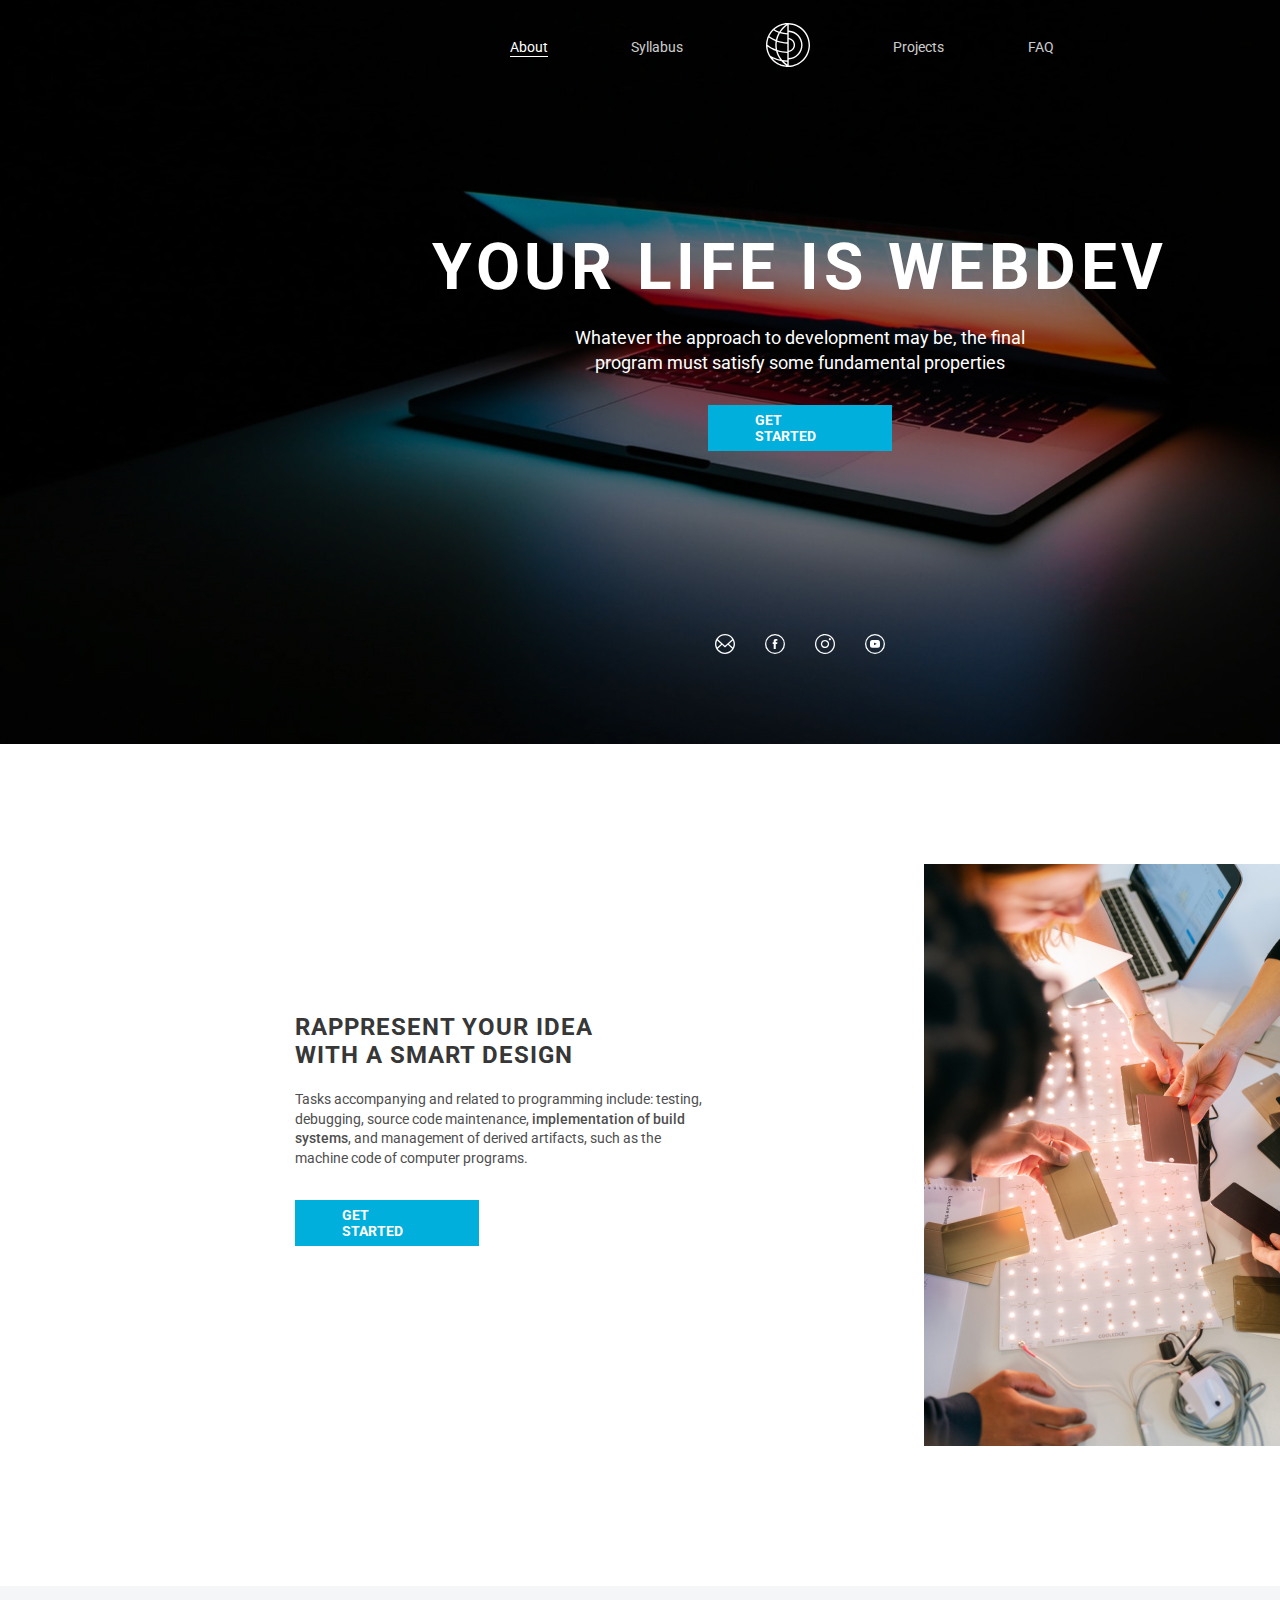
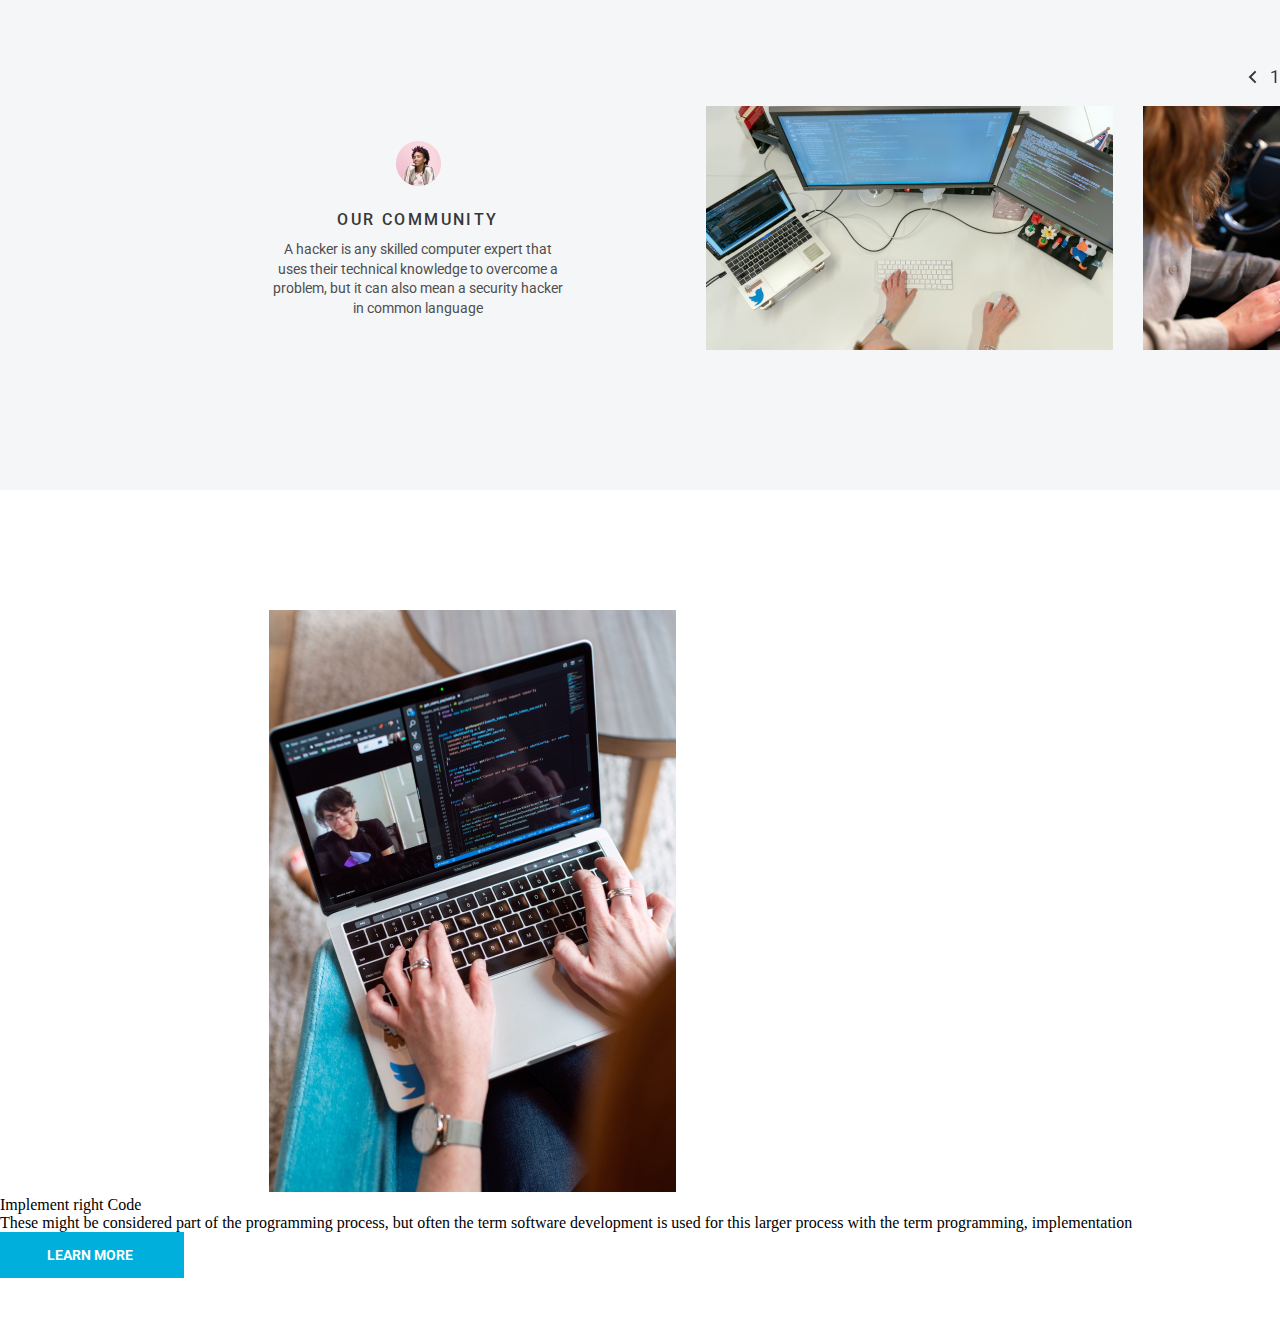
<file: webdev/index.html>
<!DOCTYPE html>
<html lang="en">
  <head>
    <meta charset="UTF-8" />
    <link rel="stylesheet" href="assets/css/style.css" />
    <link
      href="https://fonts.googleapis.com/css2?family=Roboto:wght@400;500;700&display=swap"
      rel="stylesheet"
    />
    <meta name="viewport" content="width=device-width, initial-scale=1.0" />
    <title>Your live is webdev</title>
  </head>
  <body>
    <div class="bgintro">
      <header class="header">
        <nav class="nav">
          <ul>
            <li> <a class="nav_list_active" href="#">About</a></li>
            <li><a class="nav_list" href="#">Syllabus</a></li>
            <li>
              <a class="nav_list_logo" href="#"
                ><img src="assets/VectorLogo.svg"
              /></a>
            </li>
            <li><a class="nav_list" href="#">Projects</a></li>
            <li><a class="nav_list" href="#">FAQ</a></li>
          </ul>
        </nav>
      </header>
      <div class="yourLife">
        <h1 class="yourLifeAphoto">your life is webdev</h1>
        <p class="text2">
          Whatever the approach to development may be, the final program must
          satisfy some fundamental properties
        </p>
        <a class="btn firstButton" href="#"><p>get started</p></a>
        <div class="socialLinks">
          <a href=""><img src="assets/VectorM.svg" /> </a>
          <a href=""><img src="assets/facebook_fff.svg" /></a>
          <a href=""><img src="assets/Vector.svg" /></a>
          <a href=""><img src="assets/telegram_fff.svg" /> </a>
        </div>
      </div>
    </div>
    <div class="rappresent">
      <div class="contentBlock1">
        <div class="blockText3">
          <p>Rappresent your idea with a smart Design</p>
        </div>
        <div class="blockText4">
          <p>
            Tasks accompanying and related to programming include: testing,
            debugging, source code maintenance,
            <span>implementation of build systems</span>, and management of
            derived artifacts, such as the machine code of computer programs.
          </p>
        </div>
        <a class="btn" href="#"
          ><div><p>get started</p></div></a
        >
      </div>
      <img class="image1" src="assets/image-1.jpg" alt="cards or something" />
    </div>
    <div class="ourCommunity">
      <div class="contentBlock2">
        <img src="assets/userpic.png" alt="userpic" />
        <div class="blockText5">
          <p>our community</p>
        </div>
        <div class="blockText6">
          <p>
            A hacker is any skilled computer expert that uses their technical
            knowledge to overcome a problem, but it can also mean a security
            hacker in common language
          </p>
        </div>
      </div>
      <div class="contentBlock3">
        <div class="slider">
          <svg
            class="leftArrow"
            width="9"
            height="14"
            viewBox="0 0 9 14"
            fill="none"
            xmlns="http://www.w3.org/2000/svg"
          >
            <path
              d="M7.65685 1.34314L2 6.99999L7.65685 12.6568"
              stroke="#373737"
              stroke-width="2"
            />
          </svg>

          <svg
            class="firstNumber"
            width="9"
            height="14"
            viewBox="0 0 9 14"
            fill="none"
            xmlns="http://www.w3.org/2000/svg"
          >
            <path
              d="M5.2998 13H3.66504V2.16309L0.386719 3.36719V1.89062L5.04492 0.141602H5.2998V13Z"
              fill="#373737"
            />
          </svg>

          <img class="slash" src="assets/divider-icon.svg" />
          <img class="secondNumber" src="assets/5.svg" />

          <svg
            class="rightArrow"
            width="9"
            height="14"
            viewBox="0 0 9 14"
            fill="none"
            xmlns="http://www.w3.org/2000/svg"
          >
            <path
              d="M1.34314 1.34314L6.99999 6.99999L1.34314 12.6568"
              stroke="#373737"
              stroke-width="2"
            />
          </svg>
        </div>
        <div class="sliderImage">
          <img src="assets/sliderimage1.jpg" />
          <img src="assets/sliderimage2.jpg" />
          <img src="assets/sliderimage3.jpg" />
        </div>
      </div>
    </div>
    <div class="implement">
      <img class="image2" src="assets/content-image-2.jpg">
      <div class="contentBlock4">
        <p class="blockText7">Implement right Code</p>
        <p class="blockText8">These might be considered part of the programming process, but often the term software development is used for this larger process with the term programming, implementation</p>
        <a class="btn" href="#"
        ><div><p>Learn more</p></div></a
      >
      </div>
    </div>
  </body>
</html>
</file>
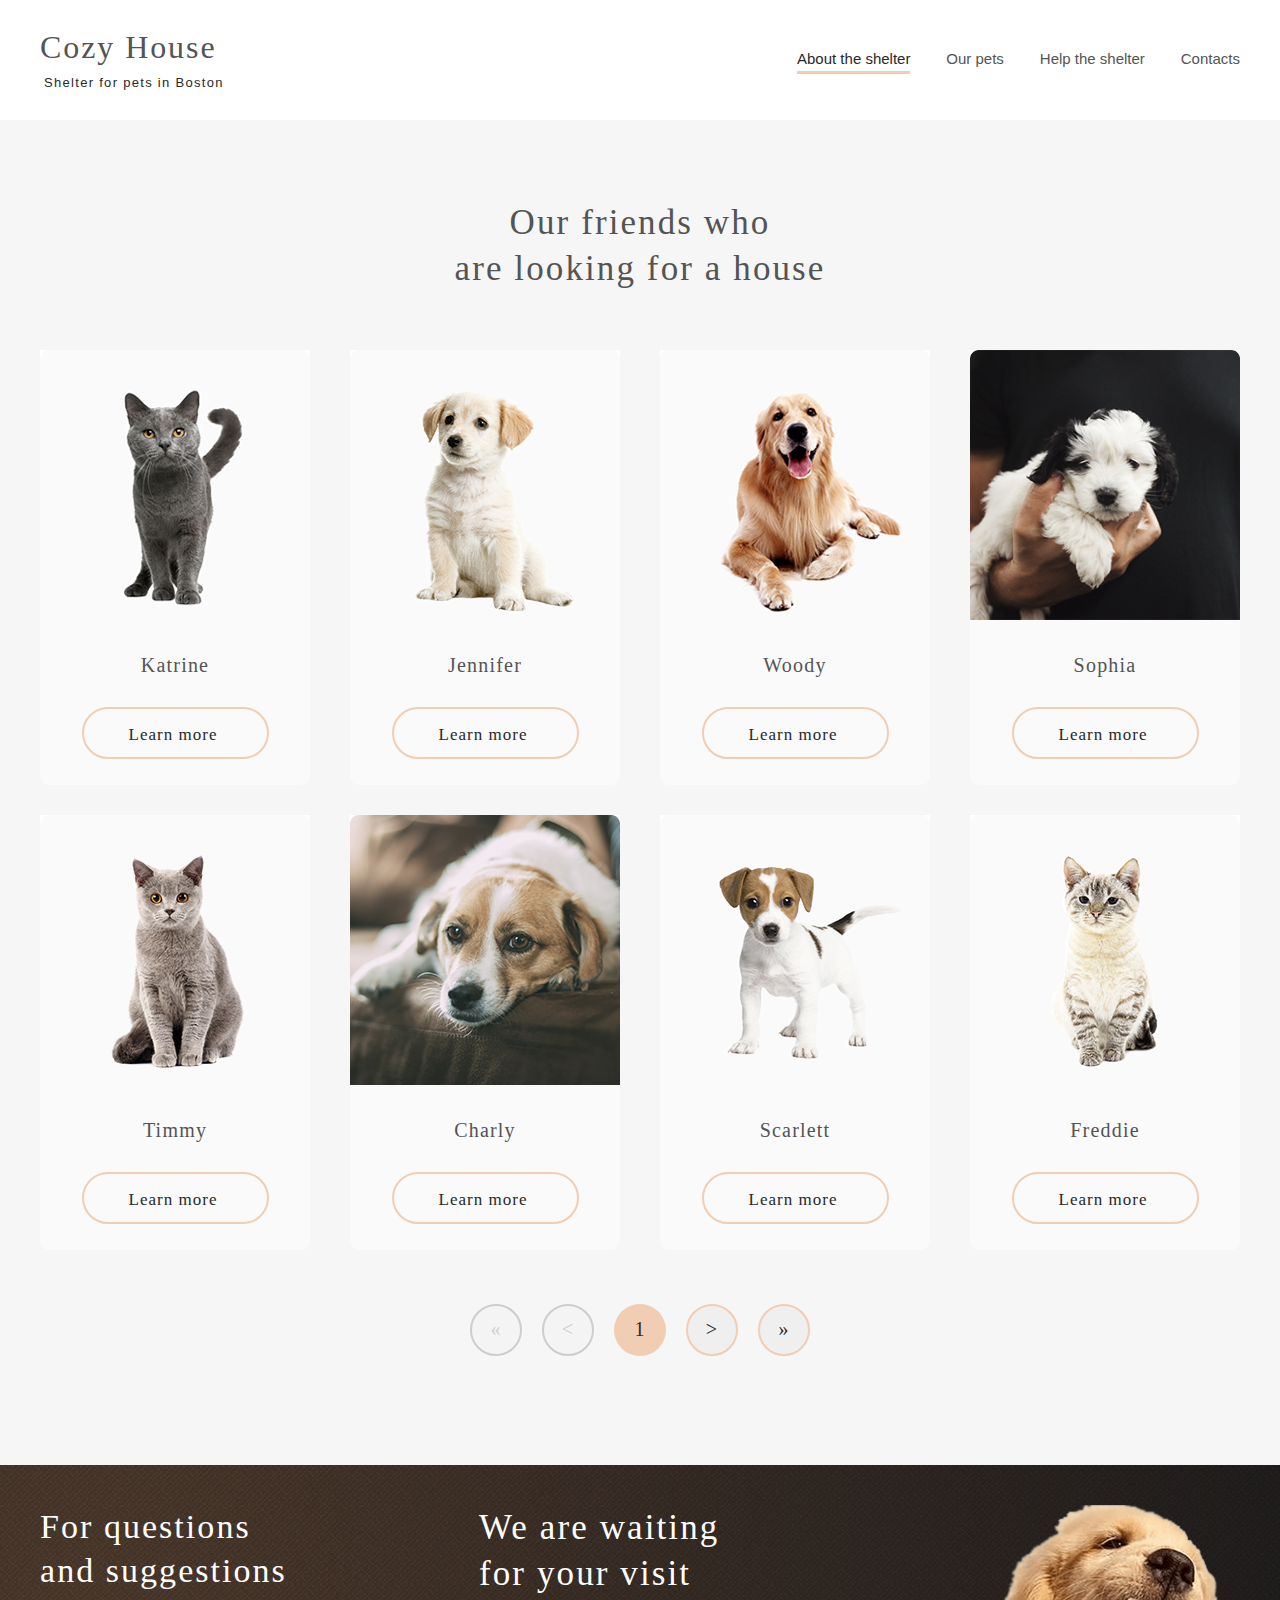
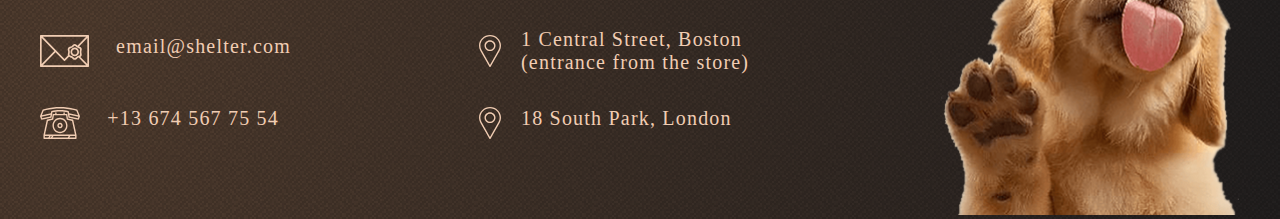
<file: pages/pets/index.html>
<!DOCTYPE html>
<html lang="en">
<head>
    <meta charset="UTF-8">
    <link rel="stylesheet" href="style.css" />
     <link
      href=""
      rel="stylesheet"
    /> 
    <meta name="viewport" content="width=device-width, initial-scale=1.0">
    <title>Pets</title>
</head>
<body>
    <div class="wrapper">
    
        
        <header class="mainHeader">
            <div class="container">
                
                <div class="header_inner">
                    <div class="headerLogo">
                        <h1>Cozy House</h1>
                        <p>Shelter for pets in Boston</p>
                    </div>
                    <div class="header_burger">
                        
                        <span class="middle"></span>
                       
                    </div>
            <nav class="nav">
              <ul class="menu_box">
                <li> <a class="nav_list_active" href="#">About the shelter</a></li>
                <li><a class="nav_list" href="#">Our pets</a></li>
                
                <li><a class="nav_list" href="#">Help the shelter</a></li>
                <li><a class="nav_list" href="#">Contacts</a></li>
              </ul>
           
            </div>
            </div>
            </nav>
          </header>
          <div class="ourFriends">
            <div class="container">
                <div class="petsContent">
                    <p class="petsContentHeading">Our friends who<br>are looking for a house</p>
                <div class="cardsContent" id="grid">
                    <a href="#" class="cards Card1">
                        <img src="../../assets/images/pets-katrine.jpg"> 
                        <p class="cardText">Katrine</p>
                        <div class="btn" href="#"><div><p>Learn more</p></div></div>

                    </a>
                    <a href="#" class="cards Card2">
                        <img src="../../assets/images/pets-jennifer.jpg"> 
                        <p class="cardText">Jennifer</p>
                        <div class="btn" href="#"><div><p>Learn more</p></div></div>

                    </a>
                    <a href="#" class="cards Card3">
                        <img src="../../assets/images/pets-woody.jpg"> 
                        <p class="cardText">Woody</p>
                        <div class="btn" href="#"><div><p>Learn more</p></div></div>

                    </a>
                    <a href="#" class="cards Card4">
                        <img src="../../assets/images/pets-katrine (1).jpg"> 
                        <p class="cardText">Sophia</p>
                        <div class="btn" href="#"><div><p>Learn more</p></div></div>

                    </a>
                    <a href="#" class="cards Card5">
                        <img src="../../assets/images/pets-timmy.jpg"> 
                        <p class="cardText">Timmy</p>
                        <div class="btn" href="#"><div><p>Learn more</p></div></div>

                    </a>
                    <a href="#" class="cards Card6">
                        <img src="../../assets/images/pets-charly.jpg"> 
                        <p class="cardText">Charly</p>
                        <div class="btn" href="#"><div><p>Learn more</p></div></div>

                    </a>
                    <a href="#" class="cards Card7">
                        <img src="../../assets/images/pets-scarlet.jpg"> 
                        <p class="cardText">Scarlett</p>
                        <div class="btn" href="#"><div><p>Learn more</p></div></div>

                    </a>
                    <a href="#" class="cards Card8">
                        <img src="../../assets/images/pets-katrine (2).jpg"> 
                        <p class="cardText">Freddie</p>
                        <div class="btn" href="#"><div><p>Learn more</p></div></div>

                    </a>

                </div>
                <ul class="pagination" role="menubar" aria-label="Pagination">
                    <li>
                        <input type="button" href="#" class="paginationLink disabled" value="&laquo;" disabled ></input>
                    </li>
                    <li>
                        <input type="button" href="#" class="paginationLink disabled" value="&lt;" disabled></input>
                    </li>
                    <li>
                        <span class="paginationLink" id="number">1</span>
                    </li>
                    <li>
                        <input type="button" href="#" class="paginationLink active" value="&gt;"></input>
                    </li>
                    <li>
                        <input type="button" href="#" class="paginationLink active" value="&raquo;"></input>
                    </li>
                </ul>
                </div>
            </div> 
          </div>
          <footer>
            <div class="container">
                <div class="footerContent">
                    <div class="info">
                    <div class="contacts">
                        <p class="Text1">For questions<br>and suggestions</p>
                        <a class="mail" href="email@shelter.com">
                            <img src="../../assets/images/mail.svg">
                            <p>email@shelter.com</p>
                        </a>
                        <a class="phone" href="tel:+136745677554">
                            <img src="../../assets/images/phone.svg">
                            <p>+13 674 567 75 54</p>
                        </a>
                    </div>
                    <div class="location">
                        <p class="Text2">We are waiting for your visit</p>
                        <div class="location1">
                            <a href="https://goo.gl/maps/SvKanNr2eK5H25Ni7">
                            <img src="../../assets/images/pin.svg">
                            <p>1 Central Street, Boston<br>(entrance from the store)</p>
                        </a> 
                        </div>
                        <div class="location2">
                            <a href="https://goo.gl/maps/Vt8YqGfmtER9hxHn9">
                            <img src="../../assets/images/pin.svg">
                            <p>18 South Park, London</p>
                        </a>
                        </div>
                    </div>
                    </div>
                    <div class="puppyImg">
                    <img  src="../../assets/images/footer-puppy.png">
                </div>
                </div>
            </div>
          </footer>
        </div>
    
</body>
</html>
</file>
<file: webdev/assets/css/style.css>
* {
  box-sizing: border-box;
  padding: 0;
  margin: 0;
}
:root {
  --main-color: #ffffff;
}

body {
  width: 1600px;
  display: block;
  background: #ffffff;
  margin: 0 auto;
  flex-direction: row;
}

.bgintro {
  background-image: url(../bg-image.jpg);
  width: 1600px;
  height: 744px;
}

header {
  overflow: auto;
  width: auto;
  height: 95px;
}

a {
  text-decoration: none;
  font-style: normal;
  font-family: "Roboto";
  font-weight: 400;
  font-size: 14px;
  font-style: normal;
}

nav {
  padding-top: 25px;
  padding-bottom: 37px;
  height: 44px;
  width: 559px;
  margin-left: 502px;
}

li {
  list-style: none;
}

.nav ul {
  display: flex;
  justify-content: space-between;
  width: 544px;
  height: 44px;
  margin: 0 auto;
  align-items: center;
}

.nav_list {
  color: #ffffff;
  text-decoration: none;
  opacity: 80%;
}
.nav_list_active {
  color: #ffffff;
}

.nav ul li:nth-child(1) a::after {
  content: "";
  height: 1px;
  background-color: #ffffff;
  display: block;
}
.nav_list:hover {
  opacity: 1;
}

.nav_list:hover::after {
  content: "";
  height: 1px;
  background-color: #ffffff;
  display: block;
}

.yourLifeAphoto {
  font-weight: bold;
  font-style: normal;
  font-family: "Roboto";
  font-size: 64px;
  line-height: 75px;
  color: var(--main-color);
  height: 75px;
  margin: 0 auto;
  width: fit-content;
  margin-top: 135px;
  text-transform: uppercase;
  letter-spacing: 4.5px;
  align-items: center;
}
.text2 {
  width: 504px;
  height: 50px;
  font-style: normal;
  font-family: "Roboto";
  font-weight: normal;
  font-size: 18px;
  line-height: 140%;
  text-align: center;
  color: var(--main-color);
  margin: 0 auto;
  margin-top: 20px;
  margin-bottom: 30px;
}
.btn {
  display: flex;
  opacity: 1;
  background-color: #00afdb;
  width: 184px;
  height: 46px;
  align-items: center;
  justify-content: center;
  border: none;
}

.btn p {
  margin: auto auto;
  width: 90px;
  text-transform: uppercase;
  font-family: "Roboto";
  font-weight: 700;
  font-style: normal;
  font-size: 14px;
  line-height: 16px;
  color: var(--main-color);
}

.btn:hover {
  background-color: #009cc2;
  cursor: pointer;
}

.firstButton {
  margin: 0 auto;
}

.socialLinks {
  display: flex;
  justify-content: space-between;
  width: 170px;
  height: 20px;
  margin: 0 auto;
  padding-top: 183px;
}

.socialLinks a {
  height: 20px;
  width: 20px;
  margin: 0;
}

.rappresent {
  display: flex;
  width: 1600px;
  height: 842px;
  justify-content: space-between;
}

.contentBlock1 {
  display: block;
  height: 233px;
  width: 407px;
  margin-top: 269px;
  margin-left: 295px;
}

.image1 {
  margin-top: 120px;
  margin-right: 269px;
  height: 582px;
  width: 407px;
}

.blockText3 {
  width: 368px;
  height: 57px;
  align-items: center;
}
.blockText3 p {
  font-family: Roboto;
  font-style: normal;
  font-weight: bold;
  font-size: 24px;
  line-height: 28px;
  letter-spacing: 1px;
  text-transform: uppercase;

  color: #373737;
}

.blockText4 {
  width: 407px;
  height: 80px;
  align-items: center;
  margin-top: 20px;
  margin-bottom: 30px;
}

.blockText4 p {
  font-family: Roboto;
  font-style: normal;
  font-weight: 400;
  font-size: 14px;
  line-height: 140%;
  color: #4e4e4e;
}
.blockText4 p span {
  font-family: Roboto;
  font-style: normal;
  font-weight: 500;
  font-size: 14px;
  line-height: 140%;
  color: #4e4e4e;
}

.btn {
}

.ourCommunity {
  display: flex;
  justify-content: space-between;
  width: 1600px;
  height: 504px;
  background: #f5f6f7;
}

.contentBlock2 {
  width: 298px;
  height: 175px;
  margin-left: 269px;
  margin-top: 155px;
  text-align: center;
}
.blockText5 {
  width: 180px;
  height: 20px;
  margin: 0 auto;
  margin-top: 20px;
  margin-bottom: 10px;
  align-items: center;
}

.blockText5 p {
  font-family: Roboto;
  font-style: normal;
  font-weight: 500;
  font-size: 16px;
  line-height: 20px;

  letter-spacing: 2.4px;
  text-transform: uppercase;

  color: #373737;
}

.blockText6 {
  width: 298px;
  height: 80px;
  margin: 0 auto;
  align-items: center;
}

.blockText6 p {
  font-family: Roboto;
  font-style: normal;
  font-weight: normal;
  font-size: 14px;
  line-height: 140%;
  /* or 20px */

  color: #4e4e4e;
}

.contentBlock3 {
  display: block;
  margin-top: 82px;
  width: 1281px;
  height: 282px;
  margin-left: 139px;
}

.slider {
  display: flex;
  width: 83px;
  height: 18px;
  margin-bottom: 20px;
  margin-left: 542px;
  align-items: center;
}

.leftArrow:hover {
  opacity: 0.5;
  cursor: pointer;
}

.rightArrow:hover {
  opacity: 0.5;
  cursor: pointer;
}

.firstNumber {
  margin-left: 14px;
  margin-right: 4px;
}

.secondNumber {
  margin-left: 4px;
  margin-right: 14px;
}

.sliderImage {
  display: flex;
  height: 244px;
  justify-content: space-between;
}

.implement{
    width: 1600px;
height: 842px;
}

.image2{
    width: 407px;
height: 582px;
margin-left: 269px;
margin-top: 120px;
}
</file>
<file: pages/pets/style.css>
* {
    box-sizing: border-box;
    padding: 0;
    margin: 0;
}

.wrapper{
    
    max-width: 100%;
    
   
}

body{
    height: 100%;
    margin: 0;
    padding: 0;
    font-family: Georgia, Arial, sans-serif;
}
.container{
    max-width: 1200px;
    margin: 0px auto;
    
}
header{
    
    max-width: 100%;
    height: 120px;
    background: #FFFFFF;
    position:-webkit-sticky; 
    position:sticky; 
    top:0;
}
.header_inner{
display: flex;
padding-top: 30px;
padding-bottom: 30px;
justify-content: space-between;
}

.headerLogo{
    display: block;
    width: 186px;
    height: 60px;
}

h1{
    font-family: Georgia;
font-style: normal;
font-weight: normal;
font-size: 32px;
line-height: 110%;
/* or 35px */

display: flex;
align-items: center;
letter-spacing: 0.06em;

/* color-dark-l */

color: #545454;
}

.headerLogo p{

/* logo_subtitle */

font-family: Arial;
font-style: normal;
font-weight: normal;
font-size: 13px;
line-height: 15px;
/* identical to box height */

display: flex;
align-items: center;
letter-spacing: 0.1em;

/* color-dark-3xl */

color: #292929;

margin-top: 10px;
margin-left: 4px;
}

.nav{
    width: 443px;
    height: 27px;
    margin-top: 16.5px;
    margin-bottom: 16.5px;
}
.nav ul{
    height: 27px;
    display: flex;
    justify-content: space-between;

}

li{
    list-style: none;
}

.nav a{
    text-decoration: none;
    font-family: Arial;
font-style: normal;
font-weight: normal;
font-size: 15px;
line-height: 160%;
/* identical to box height, or 24px */


}
.nav ul li :hover{
    color: #292929;
}

.nav ul li :hover:after{
    content: "";
    height: 3px;
    background-color: #F1CDB3;
    display: block;
}

.nav_list{
    color: #545454;
}

.nav_list_active{
    color: #292929;
}

.nav ul li:nth-child(1) a::after {
    content: "";
    height: 3px;
    background-color: #F1CDB3;
    display: block;
}

.ourFriends{
    background: #F6F6F6;
    max-width: 100%;
    min-height: 1345px;
}

.petsContent{
    max-width: 1200px;
    padding-top: 80px;
    padding-bottom: 100px;
   

}
.petsContentHeading{
    text-align: center;
    margin-left: auto;
    margin-right: auto;
    max-width: 400px;
    max-height: 90px;
    font-family: Georgia;
font-style: normal;
font-weight: normal;
font-size: 35px;
line-height: 130%;
/* or 45px */


letter-spacing: 0.06em;

/* color-dark-l */

color: #545454;
}


#grid {
    margin-top: 60px;
    display: grid;
    grid-template-rows: 1fr 1fr;
    grid-template-columns: 1fr 1fr 1fr 1fr;
/*grid-auto-columns:none ;

    grid-template-areas:
    'card1 card2 card3 card4'
    'card5 card6 card7 card8' ;*/
    grid-row-gap: 30px;
    grid-column-gap: 40px;
  }

  .cards{
      margin: 0 auto;
      display: block;
    text-decoration: none;
      width: 270px;
      height: 435px;
      /* color-light-s */
text-align: center;
background: #FAFAFA;
border: none;
border-radius: 9px;

  }
  .cards p{
    font-family: Georgia;
    font-style: normal;
    font-weight: normal;
    font-size: 20px;
    line-height: 23px;
    /* identical to box height */
    
    letter-spacing: 0.06em;
    
    /* color-dark-l */
    
    color: #545454;
      margin-top: 30px;
      margin-bottom: 30px;
  }


  .btn div{
     
      
      margin:auto auto;
    width: 187px;
    height: 52px;
    
    border: 2px solid #F1CDB3;
border-radius: 100px;
margin-bottom: 30px;
  }

  .btn div p{
      display: table-cell;
      padding-left: 45px;
      padding-top: 15px;
    font-family: Georgia;
    font-style: normal;
    font-weight: normal;
    font-size: 17px;
    line-height: 130%;
    /* identical to box height, or 22px */
    
    letter-spacing: 0.06em;
    
    /* color-dark-3xl */
    
    color: #292929;
    
      
  }

  .pagination{
      display: flex;
      justify-content: space-between;
      max-width: 340px;
      height: 52px;
      margin: auto;
      margin-top: 4.471%;
  }

  .pagination li{
      display: grid;
    width: 52px;
    height: 52px;
      margin: auto 0;
  }

  .pagination li input{
      outline: none;
    font-family: Georgia;
    font-style: normal;
    font-weight: normal;
    font-size: 20px;
    line-height: 115%;
    /* identical to box height, or 23px */
    
    display: flex;
    align-items: center;
    text-align: center;
    letter-spacing: 0.06em;
    
    /* color-dark-3xl */
    
    color: #292929;
    border: 2px solid #F1CDB3;
    box-sizing: border-box;
    border-radius: 100px;
    
    text-decoration: none;
    display: flex;
    justify-content: center;
    align-items: center;
  }

  .pagination li span{
      display: flex;
      justify-content: center;
      align-items: center;

     
    background: #F1CDB3;
    border-radius: 100px;
    font-family: Georgia;
font-style: normal;
font-weight: normal;
font-size: 20px;
line-height: 115%;
/* identical to box height, or 23px */

display: flex;
align-items: center;
text-align: center;
letter-spacing: 0.06em;

/* color-dark-3xl */

color: #292929;
  }

  .pagination li .disabled {
    border: 2px solid #CDCDCD;
    box-sizing: border-box;
    border-radius: 100px;
    color:  #CDCDCD;
  } 
  .pagination li .active:hover{
      outline: 0;
      cursor: pointer;
  }

  footer{
      
      max-width: 100%;
min-height: 350px;
      background: url(../../assets/images/footer-gradient-background.jpg);
      background: url(../../assets/images/95577108af837b8b441616746225b66e.png), radial-gradient(110.67% 538.64% at 5.73% 50%, #513D2F 0%, #1A1A1C 100%), #211F20;}
      
      .footerContent{
         padding-top: 40px;
          display: flex;
         
          justify-content: space-between;
      }

      .info{
          width: 741px;
          display: flex;
          justify-content: space-between;
      }
      .contacts{
        width: 278px;
        height: 234px;
          display: block;
      }

      .Text1{
        width: 278px;
        height: 90px;
        font-family: Georgia;
        font-style: normal;
        font-weight: normal;
        font-size: 34px;
        line-height: 130%;
        /* or 45px */
        
        letter-spacing: 0.06em;
        
        /* color-light-xl */
        
        color: #FFFFFF;}

        .mail{
            margin-top: 40px;
            margin-bottom: 40px;
            text-decoration: none;
            width: 251px;
            height: 32px;
            font-family: Georgia;
font-style: normal;
font-weight: normal;
font-size: 20px;
line-height: 115%;
/* identical to box height, or 23px */

letter-spacing: 0.06em;

/* color-primary */

color: #F1CDB3;
            display: flex;
            justify-content: space-between;
        }

    .phone{
        
        text-decoration: none;
        width: 239px;
        height: 32px;
        font-family: Georgia;
        font-style: normal;
        font-weight: normal;
        font-size: 20px;
        line-height: 115%;
        /* identical to box height, or 23px */
        
        letter-spacing: 0.06em;
        
        /* color-primary */
        
        color: #F1CDB3;
        display: flex;
        justify-content: space-between;
    }

    .location{
        width: 302px;
        height: 234px;
        display: block;
        
    }

    .Text2{
        width: 270px;
        height: 90px;
        font-family: Georgia;
font-style: normal;
font-weight: normal;
font-size: 35px;
line-height: 130%;
/* or 45px */

letter-spacing: 0.06em;

/* color-light-xl */

color: #FFFFFF
    }

    .location1{
        margin-top: 33px;
        margin-bottom: 33px;
        width: 302px;
    height: 46px;
    }

.location1 a{
    
    text-decoration: none;
    
    font-family: Georgia;
font-style: normal;
font-weight: normal;
font-size: 20px;
line-height: 115%;
/* or 23px */

letter-spacing: 0.06em;

/* color-primary */

color: #F1CDB3;
    display: flex;
    
    
}

.location1 a p{
    margin-left: 20px;
}

.location2{
    width: 302px;
    height: 32px;
}

.location2 a{
    text-decoration: none;

    font-family: Georgia;
font-style: normal;
font-weight: normal;
font-size: 20px;
line-height: 115%;
/* identical to box height, or 23px */

letter-spacing: 0.06em;

/* color-primary */

color: #F1CDB3;
display: flex;

}

.location2 a p{
    margin-left: 20px;
}

@media (max-width: 1200px){
    .container{
        max-width: 708px;
        margin: 0px auto;
    }
    .ourFriends{
        
        max-height: 1733px;
    }
    #grid{
        
        margin-top: 49px;
        margin-bottom: 30px;
    display: grid;
    grid-template-columns: 1fr 1fr;
    grid-template-rows: 1fr 1fr 1fr;
 /*grid-auto-rows:none;
 grid-auto-columns: none;*/
    grid-template-areas:
    'card1 card2'
    'card3 card4'
    'card5 card6';
}
.cardsContent{
    margin-top: 40px;
    margin-bottom: 40px;
}
.cardsContent :nth-child(7){
    display: none;
}
.cardsContent :nth-child(8){
    display: none;
}
.petsContent{
        
    padding-top: 60px;
    padding-bottom: 70px;
}
.footerContent{
    margin: 0 auto;
    padding-top: 30px;
     display: block;
    
     
 }
.info{
    margin: 0 auto;
    max-width: 640px;
    display: flex;
    justify-content: space-between;
    margin-bottom: 60px;
}
.puppyImg{
   display: flex;
   justify-content: center;
}

}

.header_burger{
    display: none;
}

@media (max-width: 767px){
    
    .container{
        max-width: 300px;
        margin: 0px auto;
    }
    .ourFriends{
        
        max-height: 1630px;
    }
    .nav{
        display: none;
        visibility: hidden;
    }
    .header_burger{
        margin-top: 21px;
        margin-right: 40px;
        width: 30px;
        height: 22px;
        display: block;
        position: relative;
        
        

    }
    .middle{
        display: inline-block;
        background-color: #000000;
    
        left: 0;
        width: 100%;
        height: 2px;
        margin-bottom: 2px;
        
    }
    .header_burger :before{
        content: '';
background-color: #000000;
position: absolute;
width: 100%;
height: 2px;
left: 0;
top: 0;
    }
    .header_burger :after{
content: '';
background-color: #000000;
position: absolute;
width: 100%;
height: 2px;
left: 0;
bottom: 0;
    }
    .header_burger ::before{
        top: 0;
    }
    .header_burger ::after{
        bottom: 0;
    }
    #grid{
        
            margin-top: 49px;
            margin-bottom: 30px;
        display: grid;
        grid-template-columns: 1fr;
        grid-template-rows: 1fr 1fr 1fr;
     /*grid-auto-rows:none;
     grid-auto-columns: none;*/
        grid-template-areas:
        'card1'
        'card3'
        'card5';
    }
    .cardsContent .Card2{
        display: none;
    }
    .cardsContent p{
        display: block;
    }
    .cardsContent :nth-child(4){
        display: none;
    }
    .cardsContent :nth-child(6){
        display: none;
    }
    .cardsContent :nth-child(7){
        display: none;
    }
    .cardsContent :nth-child(8){
        display: none;
    }
    .petsContent{
        
        padding-top: 40px;
        padding-bottom: 30px;
       
    
    }
    .petsContentHeading{
        text-align: center;
        margin-left: auto;
        margin-right: auto;
        
        max-width: 300px;
        max-height: 64px;
        font-family: Georgia;
    font-style: normal;
    font-weight: normal;
    font-size: 25px;
    line-height: 130%;
    /* or 45px */
    
    
    letter-spacing: 0.06em;
    
    /* color-dark-l */
    
    color: #545454;
    }
    
    
    .footerContent{
        display: block;
    }
    .info{
        margin: 0 auto;
        display: block;
        max-width: 278px;
        max-height: 508px;
        margin-bottom: 90px;
        
    }
    .location{
        margin-top: 40px;
        margin-bottom: 90px;
    }
    .pagination{
        width: 300px;
        
    }
    .cardText{
        font-family: Georgia;
font-style: normal;
font-weight: normal;
font-size: 20px;
line-height: 23px;
/* identical to box height */

display: flex;
align-items: center;
text-align: center;
letter-spacing: 0.06em;

/* color-dark-l */

color: #545454;
    }
    .Text1{
        text-align: center;
    }
    .Text2{
        text-align: center;
    }
}

@media (max-width: 319px){
    .container{
        max-width: none;
    }
   
    
}
</file>
